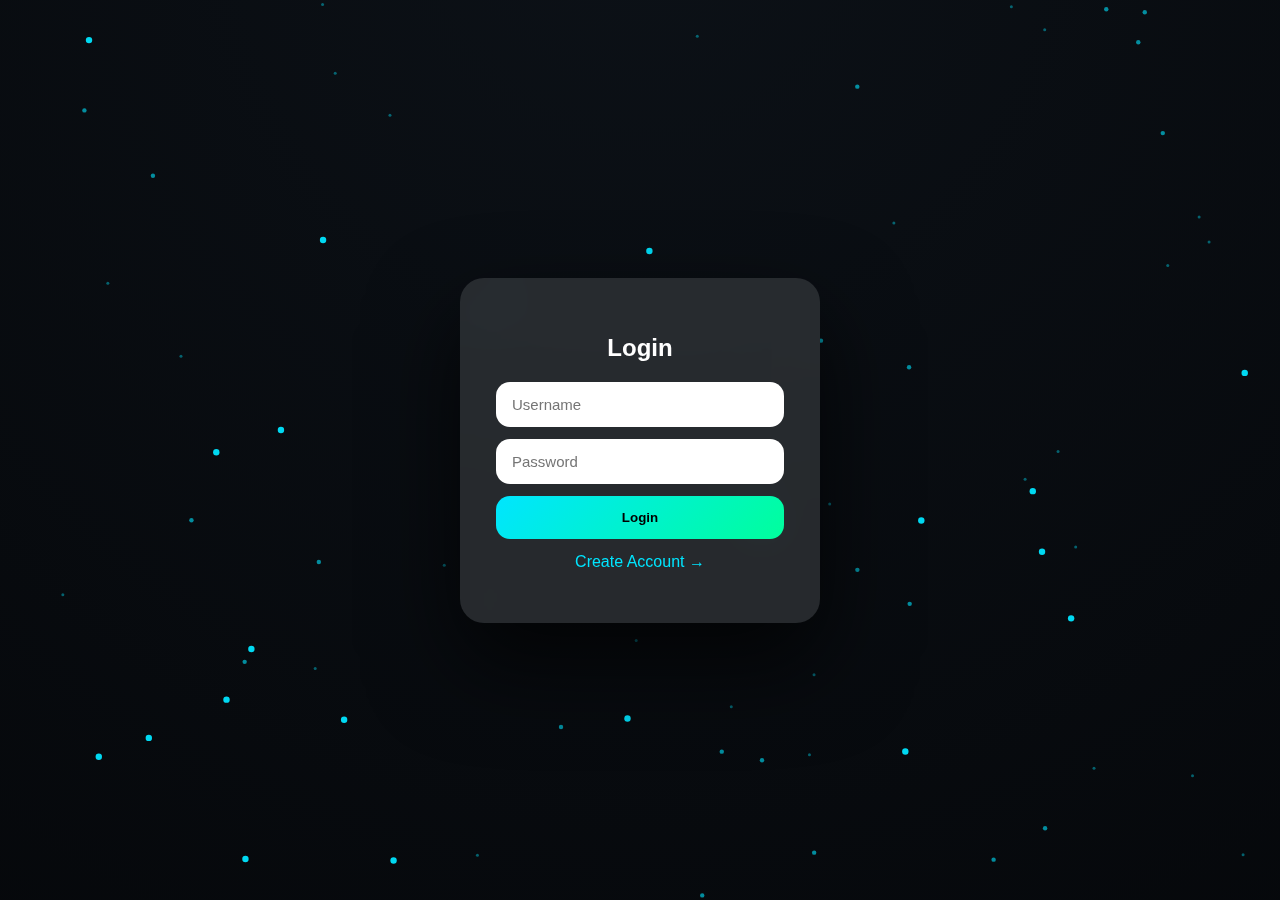
<file: index.html>
<!DOCTYPE html>
<html>
<head>
  <title>Login</title>
  <link rel="stylesheet" href="css/auth-base.css">
  <link rel="stylesheet" href="css/auth-parallax.css">
</head>

<body>
<div class="parallax"></div>

<div class="auth-card" id="card">
  <h2>Login</h2>
  <input id="username" placeholder="Username">
  <input id="password" type="password" placeholder="Password">
  <button onclick="login()">Login</button>
  <p onclick="location.href='register.html'">Create Account →</p>
</div>

<script src="js/auth.js"></script>
<script src="js/tilt.js"></script>
<script src="js/particles.js"></script>
<script src="js/auth-parallax.js"></script>
<script>initTilt(card);</script>
</body>
</html>
</file>
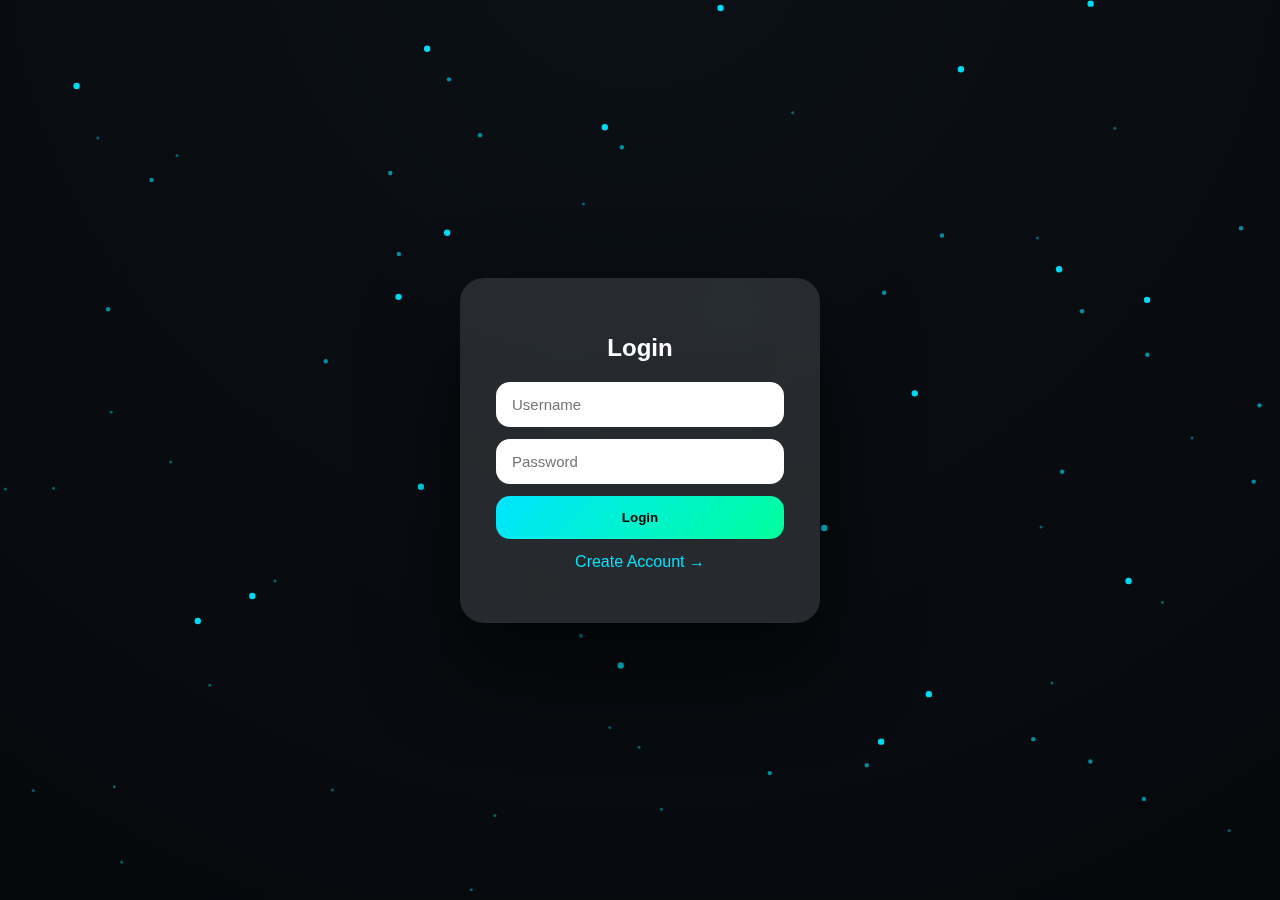
<file: dashboard.html>
<!DOCTYPE html>
<html>
<head>
  <title>Dashboard</title>
  <link rel="stylesheet" href="css/base.css">
  <link rel="stylesheet" href="css/dashboard.css">
  <link rel="stylesheet" href="css/themes.css">
</head>

<body onload="checkSession(); loadTheme(); loadDashboard();">

<div class="topbar">
  <div class="welcome" id="welcome"></div>

  <select id="themeSelect" onchange="setTheme(this.value)">
    <option value="dark">Dark</option>
    <option value="cyber">Cyberpunk</option>
    <option value="neon">Neon</option>
  </select>

  <button onclick="logout()">Logout</button>
</div>

<div class="dashboard">

  <div class="card3d">
    <div class="profile">
      <div class="avatar" id="avatar"></div>
      <div>
        <h3 id="profileName"></h3>
        <p id="lastLogin"></p>
      </div>
    </div>
  </div>

  <div class="card3d">
    <h3>Theme</h3>
    <p>Live, animated & per-user</p>
  </div>

  <div class="card3d">
    <h3>Status</h3>
    <p>Active session</p>
  </div>

</div>

<script src="js/session.js"></script>
<script src="js/theme.js"></script>
<script src="js/dashboard.js"></script>
<script src="js/particles.js"></script>
<script src="js/tilt.js"></script>
<script>
  document.querySelectorAll(".card3d").forEach(c=>initTilt(c.id));
</script>

</body>
</html>
</file>
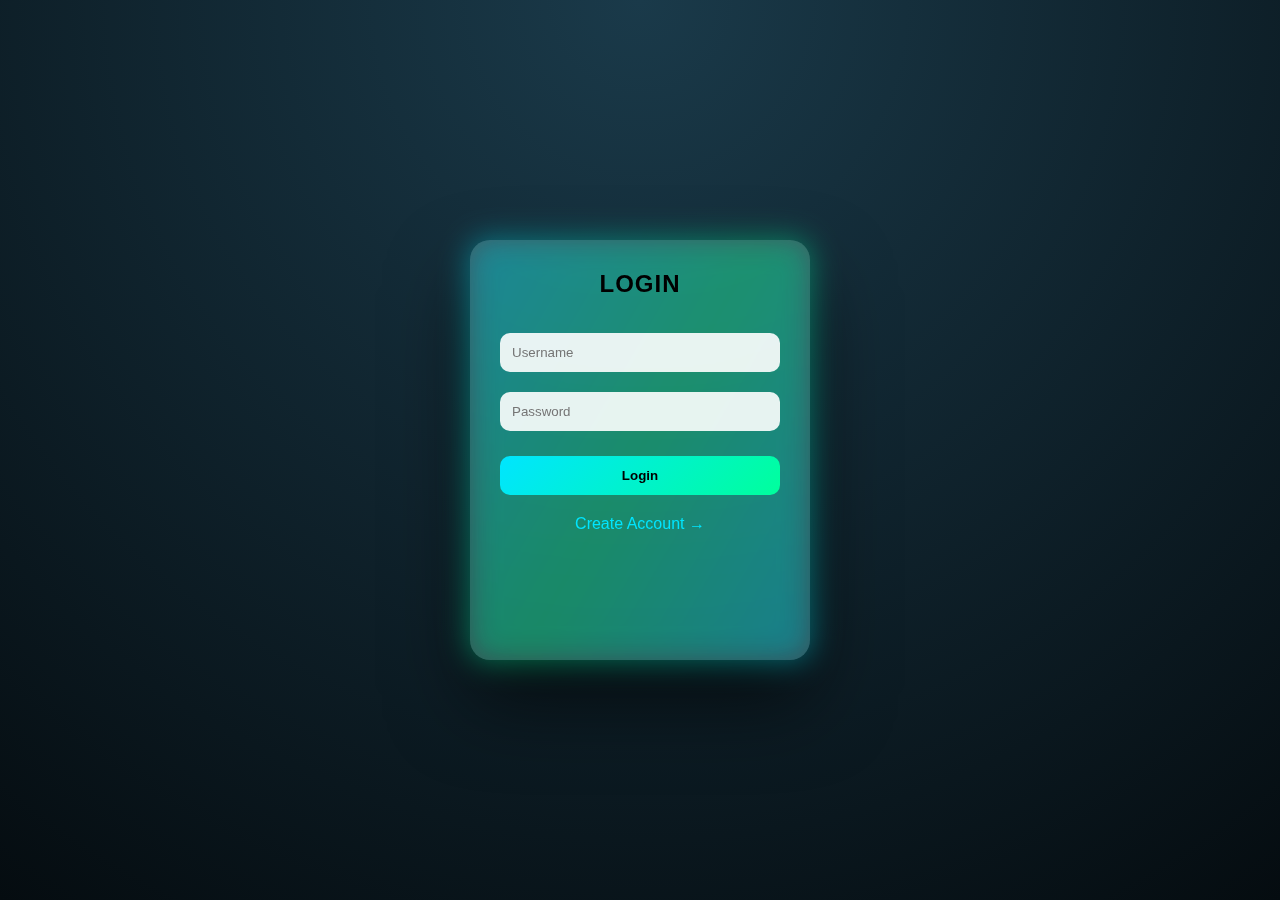
<file: prototype.html>
<!DOCTYPE html>
<html lang="en">
<head>
<meta charset="UTF-8">
<title>Epic 3D Login System</title>

<style>
*{
    margin:0;
    padding:0;
    box-sizing:border-box;
    font-family: 'Segoe UI', sans-serif;
}

body{
    height:100vh;
    background: radial-gradient(circle at top, #1a3a4a, #050c10);
    display:flex;
    justify-content:center;
    align-items:center;
    overflow:hidden;
    perspective:1500px;
}

/* ===== 3D CARD ===== */
.container{
    width:340px;
    height:420px;
    position:relative;
    transform-style:preserve-3d;
    transition: transform 0.2s ease-out;
}

.card{
    width:100%;
    height:100%;
    position:absolute;
    transform-style:preserve-3d;
    transition: transform 0.8s ease;
}

.card.flip{
    transform: rotateY(180deg);
}

.face{
    position:absolute;
    width:100%;
    height:100%;
    background: rgba(255,255,255,0.12);
    backdrop-filter: blur(15px);
    border-radius:20px;
    padding:30px;
    box-shadow:
        0 40px 80px rgba(0,0,0,0.6),
        inset 0 0 30px rgba(255,255,255,0.1);
    backface-visibility:hidden;
}

.face::before{
    content:"";
    position:absolute;
    inset:-2px;
    border-radius:20px;
    background: linear-gradient(120deg,#00e5ff,#00ff9c,#00e5ff);
    filter:blur(15px);
    opacity:0.4;
    z-index:-1;
}

.back{
    transform: rotateY(180deg);
}

/* ===== CONTENT ===== */
h2{
    text-align:center;
    margin-bottom:25px;
    letter-spacing:1px;
}

input{
    width:100%;
    padding:12px;
    margin:10px 0;
    border:none;
    border-radius:10px;
    outline:none;
    background: rgba(255,255,255,0.9);
}

button{
    width:100%;
    padding:12px;
    margin-top:15px;
    border:none;
    border-radius:10px;
    background: linear-gradient(135deg,#00e5ff,#00ff9c);
    font-weight:bold;
    cursor:pointer;
    transition: transform 0.2s;
}

button:hover{
    transform: translateY(-3px) scale(1.03);
}

.switch{
    text-align:center;
    margin-top:20px;
    cursor:pointer;
    color:#00e5ff;
    font-weight:500;
}

#msg{
    position:absolute;
    bottom:-40px;
    width:100%;
    text-align:center;
    font-weight:500;
}
</style>
</head>

<body>

<div class="container" id="tilt">
    <div class="card" id="card">

        <!-- LOGIN -->
        <div class="face front">
            <h2>LOGIN</h2>
            <input id="lu" placeholder="Username">
            <input id="lp" type="password" placeholder="Password">
            <button onclick="login()">Login</button>
            <div class="switch" onclick="flip()">Create Account →</div>
        </div>

        <!-- REGISTER -->
        <div class="face back">
            <h2>REGISTER</h2>
            <input id="ru" placeholder="Username">
            <input id="rp" type="password" placeholder="Password">
            <button onclick="register()">Register</button>
            <div class="switch" onclick="flip()">← Back to Login</div>
        </div>

    </div>
    <div id="msg"></div>
</div>

<script>
/* ===== 3D MOUSE TILT ===== */
const tilt = document.getElementById("tilt");

document.addEventListener("mousemove", e=>{
    let x = (window.innerWidth/2 - e.clientX)/20;
    let y = (window.innerHeight/2 - e.clientY)/20;
    tilt.style.transform = `rotateY(${x}deg) rotateX(${y}deg)`;
});

document.addEventListener("mouseleave", ()=>{
    tilt.style.transform = "rotateY(0deg) rotateX(0deg)";
});

/* ===== FLIP ===== */
function flip(){
    document.getElementById("card").classList.toggle("flip");
}

/* ===== AUTH ===== */
function register(){
    let u = ru.value;
    let p = rp.value;

    if(!u || !p){
        show("⚠️ Fill all fields");
        return;
    }
    localStorage.setItem(u,p);
    show("🎉 Registered Successfully");
}

function login(){
    let u = lu.value;
    let p = lp.value;

    if(localStorage.getItem(u) === p){
        show("✅ Login Successful");
    }else{
        show("❌ Invalid Credentials");
    }
}

function show(text){
    msg.innerText = text;
}
</script>

</body>
</html>
</file>
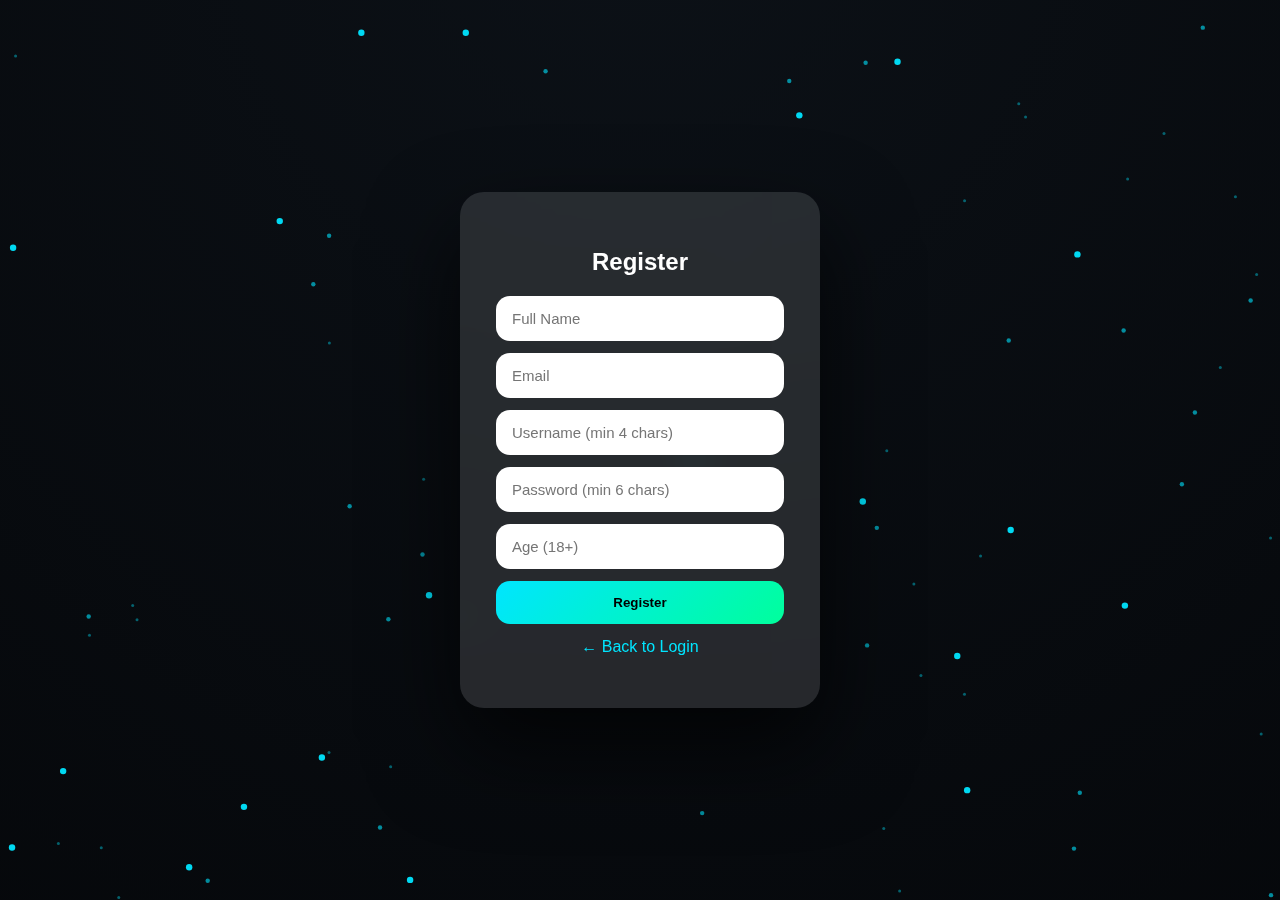
<file: register.html>
<!DOCTYPE html>
<html>
<head>
  <title>Register</title>
  <link rel="stylesheet" href="css/auth-base.css">
  <link rel="stylesheet" href="css/auth-parallax.css">
</head>

<body>
<div class="parallax"></div>

<div class="auth-card" id="card">
  <h2>Register</h2>
  <input id="name" placeholder="Full Name">
  <input id="email" placeholder="Email">
  <input id="username" placeholder="Username (min 4 chars)">
  <input id="password" type="password" placeholder="Password (min 6 chars)">
  <input id="age" type="number" placeholder="Age (18+)">
  <button onclick="register()">Register</button>
  <p onclick="location.href='index.html'">← Back to Login</p>
</div>

<script src="js/auth.js"></script>
<script src="js/tilt.js"></script>
<script src="js/particles.js"></script>
<script src="js/auth-parallax.js"></script>
<script>initTilt(card);</script>
</body>
</html>
</file>
<file: css/auth-base.css>
*{
  box-sizing:border-box;
  font-family:"Segoe UI",sans-serif;
}

html,body{
  height:100%;
  margin:0;
}

body{
  display:flex;
  justify-content:center;
  align-items:center;
  overflow:hidden;
  color:white;
}

.auth-card{
  width:360px;
  max-width:90%;
  padding:36px;
  border-radius:24px;
  background:rgba(255,255,255,0.12);
  backdrop-filter:blur(18px);
  box-shadow:0 40px 90px rgba(0,0,0,.7);
  transform-style:preserve-3d;
  transition:transform .3s ease;
}

.auth-card h2{
  text-align:center;
  margin-bottom:20px;
}

.auth-card input{
  width:100%;
  padding:14px 16px;
  margin-bottom:12px;
  border-radius:14px;
  border:none;
  outline:none;
  font-size:15px;
}

.auth-card button{
  width:100%;
  padding:14px;
  border-radius:14px;
  border:none;
  font-weight:600;
  cursor:pointer;
  background:linear-gradient(135deg,#00e5ff,#00ff9c);
}

.auth-card p{
  text-align:center;
  margin-top:14px;
  cursor:pointer;
  color:#00e5ff;
}
.auth-card:hover,
.card3d:hover {
  box-shadow: 0 0 40px var(--accent);
}
</file>
<file: css/auth-parallax.css>
.parallax {
  position: fixed;
  inset: -10%;
  background: radial-gradient(circle at top, #0c1117, #05070a);
  transform: translateZ(0);
  will-change: transform;
  z-index: -3;
}
</file>
<file: css/base.css>
* {
  margin: 0;
  padding: 0;
  box-sizing: border-box;
  font-family: "Segoe UI", sans-serif;
}

body {
  min-height: 100vh;
  background: var(--bg);
  color: var(--text);
  transition: background 0.8s ease, color 0.8s ease;
}

/* Auth pages only */
.auth-page {
  display: flex;
  justify-content: center;
  align-items: center;
}

input, button, select {
  padding: 12px 14px;
  border-radius: 12px;
  border: none;
  outline: none;
  font-size: 14px;
}

button {
  background: var(--accent);
  cursor: pointer;
  font-weight: 600;
  transition: transform 0.3s ease, box-shadow 0.3s ease;
}

button:hover {
  transform: translateY(-3px);
  box-shadow: var(--glow);
}
</file>
<file: css/dashboard.css>
.topbar {
  max-width: 1100px;
  margin: 40px auto 20px;
  padding: 0 20px;
  display: flex;
  align-items: center;
  gap: 20px;
}

.welcome {
  font-size: 26px;
  font-weight: 600;
  flex: 1;
}

#themeSelect {
  min-width: 200px;
  background: var(--card-bg);
  color: var(--text);
}

.dashboard {
  max-width: 1100px;
  margin: 30px auto;
  padding: 0 20px;
  display: grid;
  grid-template-columns: repeat(auto-fit, minmax(240px, 1fr));
  gap: 30px;
}

/* Cards */
.card3d {
  background: var(--card-bg);
  backdrop-filter: blur(16px);
  border-radius: 20px;
  padding: 25px;
  min-height: 180px;
  box-shadow: 0 20px 50px rgba(0,0,0,0.5);
  transition: transform 0.4s ease, box-shadow 0.4s ease;
  animation: fadeUp 0.8s ease forwards;
}

.card3d:hover {
  transform: translateY(-10px) scale(1.02);
  box-shadow: var(--glow);
}

@keyframes fadeUp {
  from { opacity: 0; transform: translateY(30px); }
  to { opacity: 1; transform: translateY(0); }
}

/* Profile */
.profile {
  display: flex;
  gap: 15px;
  align-items: center;
}

.avatar {
  width: 64px;
  height: 64px;
  border-radius: 50%;
  background: linear-gradient(135deg, var(--accent), #ffffff);
  display: flex;
  align-items: center;
  justify-content: center;
  font-size: 28px;
  font-weight: bold;
  color: #000;
  box-shadow: var(--glow);
}
.auth-card:hover,
.card3d:hover {
  box-shadow: 0 0 40px var(--accent);
}
</file>
<file: css/themes.css>
.dark{
  --bg: radial-gradient(circle,#0b0f14,#000);
  --card-bg: rgba(255,255,255,0.1);
  --text: #ffffff;
  --accent: #00e5ff;
}

.cyber{
  --bg: linear-gradient(135deg,#022,#044);
  --card-bg: rgba(0,0,0,0.45);
  --text: #eaffff;
  --accent: #00ffd5;
}

.neon{
  --bg: linear-gradient(135deg,#2b0030,#001f3f);
  --card-bg: rgba(255,255,255,0.18);
  --text: #ffffff;   /* 🔑 FORCE WHITE TEXT */
  --accent: #ff3cff;
}
</file>
